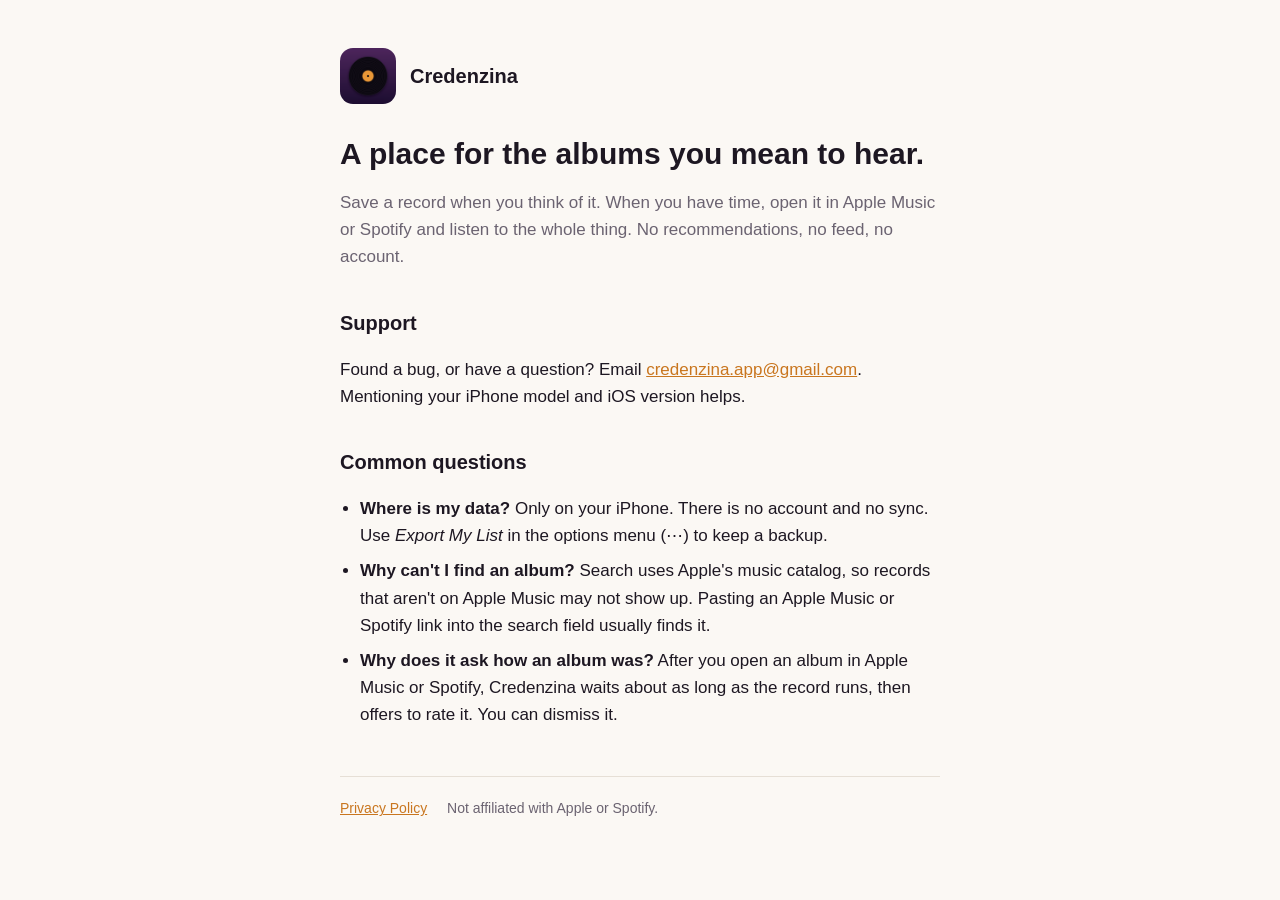
<file: index.html>
<!doctype html>
<html lang="en">
<head>
  <meta charset="utf-8">
  <meta name="viewport" content="width=device-width, initial-scale=1">
  <title>Credenzina</title>
  <meta name="description" content="A place for the albums you mean to hear. Save a record, then play it in Apple Music or Spotify when you have time.">
  <link rel="icon" href="icon.png">
  <link rel="stylesheet" href="style.css">
</head>
<body>
<main>
  <header>
    <img src="icon.png" alt="">
    <a href="./">Credenzina</a>
  </header>

  <h1>A place for the albums you mean to hear.</h1>
  <p class="muted">Save a record when you think of it. When you have time, open it in Apple Music or Spotify and listen to the whole thing. No recommendations, no feed, no account.</p>

  <h2>Support</h2>
  <p>Found a bug, or have a question? Email <a href="mailto:credenzina.app@gmail.com">credenzina.app@gmail.com</a>. Mentioning your iPhone model and iOS version helps.</p>

  <h2>Common questions</h2>
  <ul>
    <li><strong>Where is my data?</strong> Only on your iPhone. There is no account and no sync. Use <em>Export My List</em> in the options menu (⋯) to keep a backup.</li>
    <li><strong>Why can't I find an album?</strong> Search uses Apple's music catalog, so records that aren't on Apple Music may not show up. Pasting an Apple Music or Spotify link into the search field usually finds it.</li>
    <li><strong>Why does it ask how an album was?</strong> After you open an album in Apple Music or Spotify, Credenzina waits about as long as the record runs, then offers to rate it. You can dismiss it.</li>
  </ul>

  <footer>
    <a href="privacy.html">Privacy Policy</a>
    <span>Not affiliated with Apple or Spotify.</span>
  </footer>
</main>
</body>
</html>
</file>
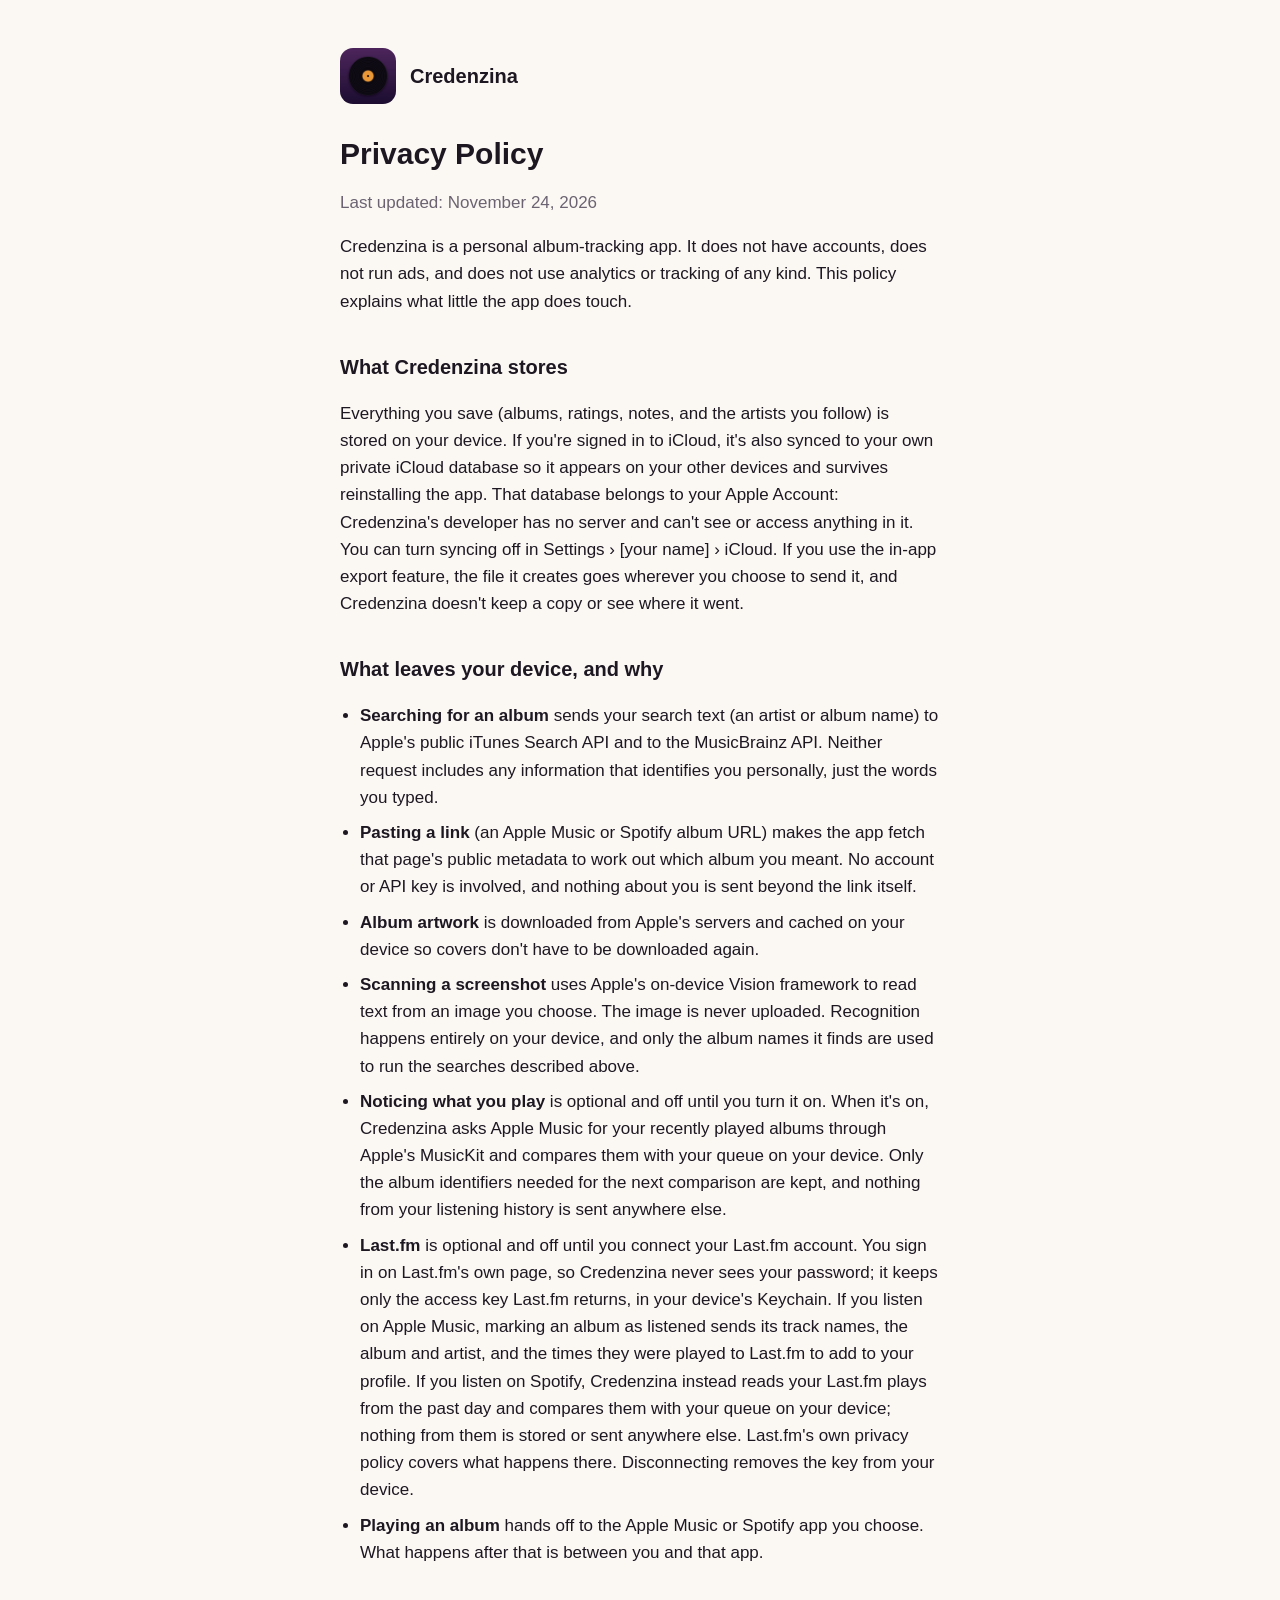
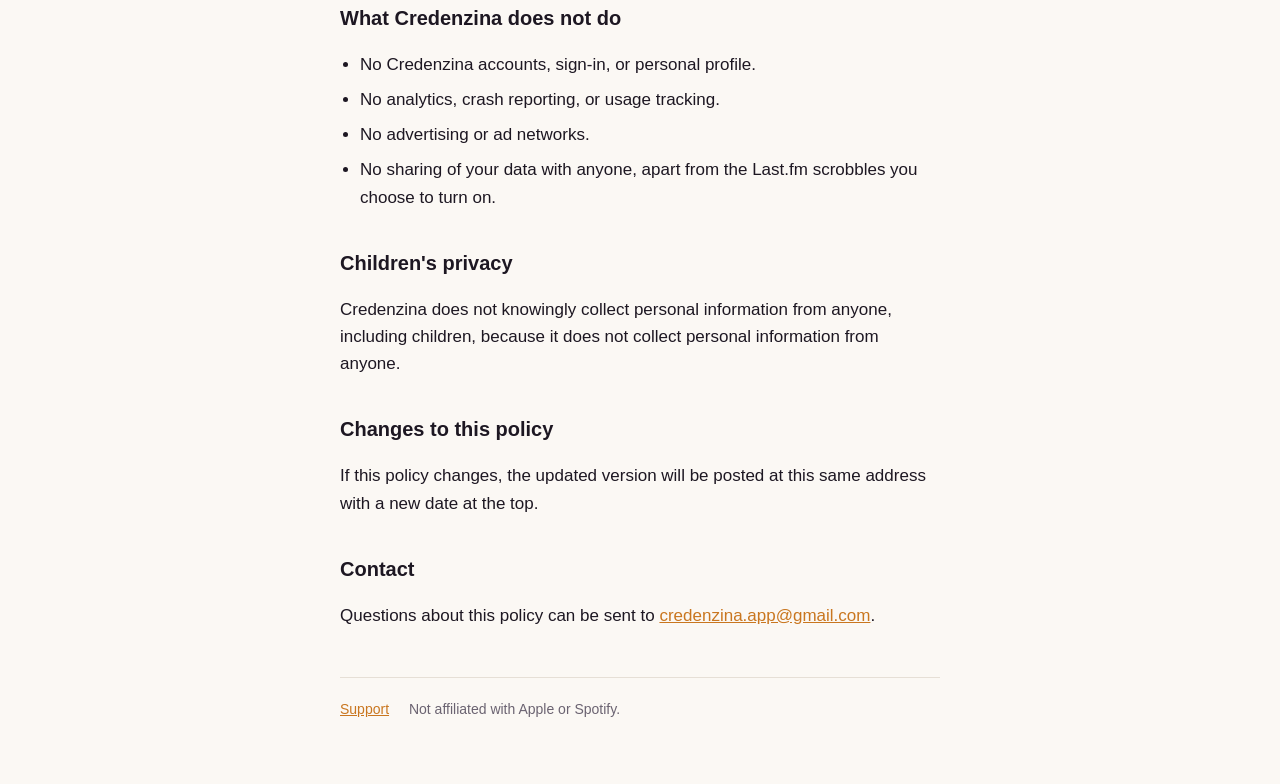
<file: privacy.html>
<!doctype html>
<html lang="en">
<head>
  <meta charset="utf-8">
  <meta name="viewport" content="width=device-width, initial-scale=1">
  <title>Credenzina Privacy Policy</title>
  <link rel="icon" href="icon.png">
  <link rel="stylesheet" href="style.css">
</head>
<body>
<main>
  <header>
    <img src="icon.png" alt="">
    <a href="./">Credenzina</a>
  </header>

  <h1>Privacy Policy</h1>
  <p class="muted">Last updated: November 24, 2026</p>

  <p>Credenzina is a personal album-tracking app. It does not have accounts, does not run ads, and does not use analytics or tracking of any kind. This policy explains what little the app does touch.</p>

  <h2>What Credenzina stores</h2>
  <p>Everything you save (albums, ratings, notes, and the artists you follow) is stored on your device. If you're signed in to iCloud, it's also synced to your own private iCloud database so it appears on your other devices and survives reinstalling the app. That database belongs to your Apple Account: Credenzina's developer has no server and can't see or access anything in it. You can turn syncing off in Settings › [your name] › iCloud. If you use the in-app export feature, the file it creates goes wherever you choose to send it, and Credenzina doesn't keep a copy or see where it went.</p>

  <h2>What leaves your device, and why</h2>
  <ul>
    <li><strong>Searching for an album</strong> sends your search text (an artist or album name) to Apple's public iTunes Search API and to the MusicBrainz API. Neither request includes any information that identifies you personally, just the words you typed.</li>
    <li><strong>Pasting a link</strong> (an Apple Music or Spotify album URL) makes the app fetch that page's public metadata to work out which album you meant. No account or API key is involved, and nothing about you is sent beyond the link itself.</li>
    <li><strong>Album artwork</strong> is downloaded from Apple's servers and cached on your device so covers don't have to be downloaded again.</li>
    <li><strong>Scanning a screenshot</strong> uses Apple's on-device Vision framework to read text from an image you choose. The image is never uploaded. Recognition happens entirely on your device, and only the album names it finds are used to run the searches described above.</li>
    <li><strong>Noticing what you play</strong> is optional and off until you turn it on. When it's on, Credenzina asks Apple Music for your recently played albums through Apple's MusicKit and compares them with your queue on your device. Only the album identifiers needed for the next comparison are kept, and nothing from your listening history is sent anywhere else.</li>
    <li><strong>Last.fm</strong> is optional and off until you connect your Last.fm account. You sign in on Last.fm's own page, so Credenzina never sees your password; it keeps only the access key Last.fm returns, in your device's Keychain. If you listen on Apple Music, marking an album as listened sends its track names, the album and artist, and the times they were played to Last.fm to add to your profile. If you listen on Spotify, Credenzina instead reads your Last.fm plays from the past day and compares them with your queue on your device; nothing from them is stored or sent anywhere else. Last.fm's own privacy policy covers what happens there. Disconnecting removes the key from your device.</li>
    <li><strong>Playing an album</strong> hands off to the Apple Music or Spotify app you choose. What happens after that is between you and that app.</li>
  </ul>

  <h2>What Credenzina does not do</h2>
  <ul>
    <li>No Credenzina accounts, sign-in, or personal profile.</li>
    <li>No analytics, crash reporting, or usage tracking.</li>
    <li>No advertising or ad networks.</li>
    <li>No sharing of your data with anyone, apart from the Last.fm scrobbles you choose to turn on.</li>
  </ul>

  <h2>Children's privacy</h2>
  <p>Credenzina does not knowingly collect personal information from anyone, including children, because it does not collect personal information from anyone.</p>

  <h2>Changes to this policy</h2>
  <p>If this policy changes, the updated version will be posted at this same address with a new date at the top.</p>

  <h2>Contact</h2>
  <p>Questions about this policy can be sent to <a href="mailto:credenzina.app@gmail.com">credenzina.app@gmail.com</a>.</p>

  <footer>
    <a href="./">Support</a>
    <span>Not affiliated with Apple or Spotify.</span>
  </footer>
</main>
</body>
</html>
</file>
<file: style.css>
:root {
  color-scheme: light dark;
  --bg: #fbf8f4;
  --text: #1d1722;
  --muted: #6b6371;
  --accent: #c9761f;
  --rule: #e6dfd6;
}

@media (prefers-color-scheme: dark) {
  :root {
    --bg: #120d17;
    --text: #ece6f0;
    --muted: #a59cad;
    --accent: #e8963a;
    --rule: #2c2433;
  }
}

* { box-sizing: border-box; }

body {
  margin: 0;
  background: var(--bg);
  color: var(--text);
  font: 17px/1.6 -apple-system, BlinkMacSystemFont, "Helvetica Neue", sans-serif;
}

main {
  max-width: 640px;
  margin: 0 auto;
  padding: 48px 20px 64px;
}

header { display: flex; align-items: center; gap: 14px; margin-bottom: 32px; }
header img { width: 56px; height: 56px; border-radius: 13px; }
header a { color: inherit; text-decoration: none; font-weight: 600; font-size: 20px; }

h1 { font-size: 30px; line-height: 1.2; margin: 0 0 8px; }
h2 { font-size: 20px; margin: 36px 0 8px; }
p, li { color: var(--text); }
.muted { color: var(--muted); }
a { color: var(--accent); }
ul { padding-left: 20px; }
li { margin-bottom: 8px; }

footer {
  margin-top: 48px;
  padding-top: 20px;
  border-top: 1px solid var(--rule);
  color: var(--muted);
  font-size: 14px;
}
footer a { margin-right: 16px; }
</file>
